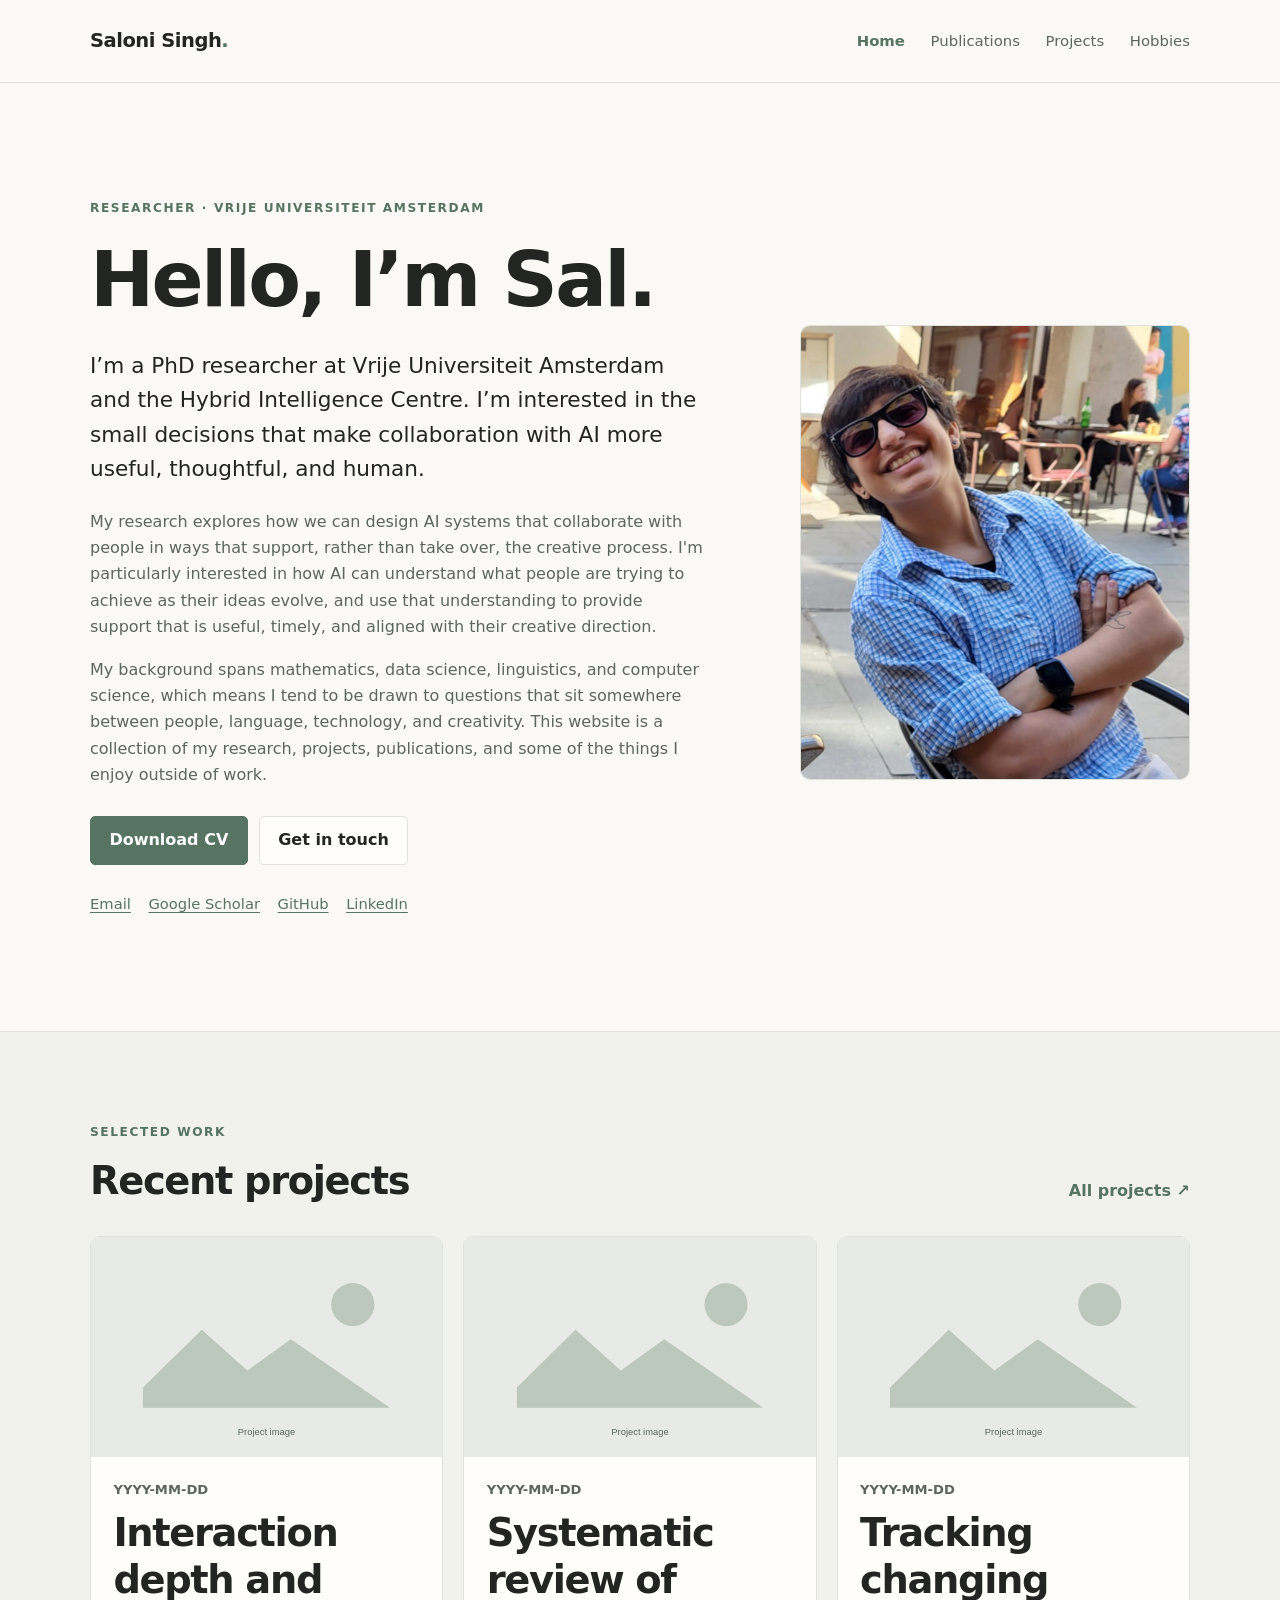
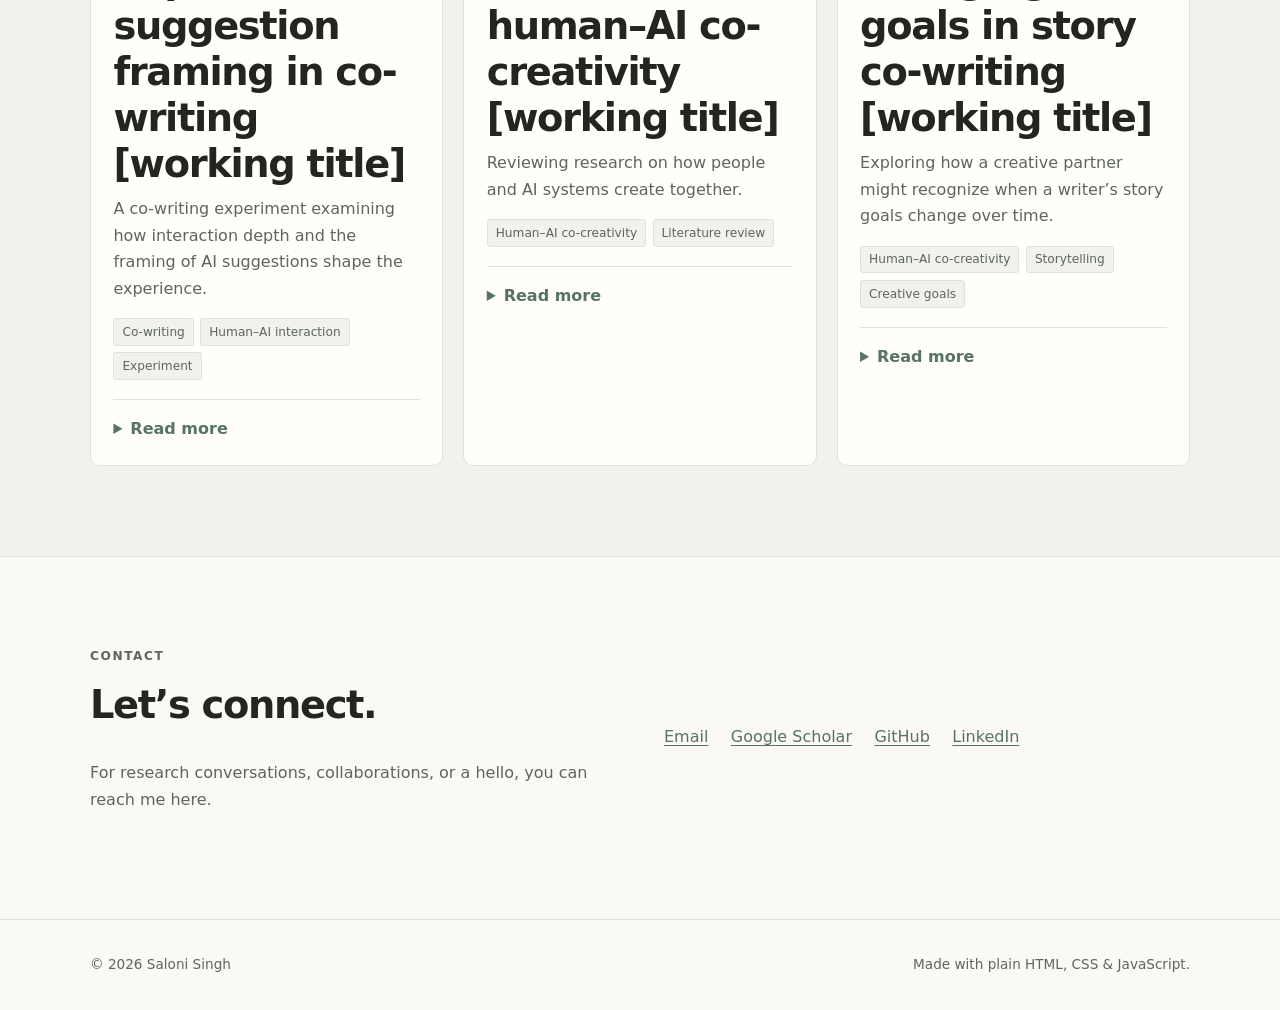
<file: index.html>
<!doctype html>
<html lang="en">
<head>
  <meta charset="utf-8">
  <meta name="viewport" content="width=device-width, initial-scale=1">
  <meta name="description" content="Saloni Singh — PhD researcher studying human–AI co-creativity.">
  <title>Saloni Singh · Home</title>
  <link rel="stylesheet" href="styles.css">
  <script defer src="site.js"></script>
</head>
<body data-page="home">
  <a class="skip-link" href="#main">Skip to content</a>
  <header class="site-header"><div class="container header-inner">
    <a class="brand" href="index.html">Saloni Singh<span class="brand-dot">.</span></a>
    <nav aria-label="Main navigation"><a aria-current="page" href="index.html">Home</a><a href="publications.html">Publications</a><a href="projects.html">Projects</a><a href="hobbies.html">Hobbies</a></nav>
  </div></header>
  <main id="main">
    <section class="container hero">
      <div class="hero-copy">
        <p class="eyebrow">Researcher · Vrije Universiteit Amsterdam</p>
        <h1>Hello, I’m Sal.</h1>
        <p class="lead">I’m a PhD researcher at Vrije Universiteit Amsterdam and the Hybrid Intelligence Centre. I’m interested in the small decisions that make collaboration with AI more useful, thoughtful, and human.</p>
        <p>My research explores how we can design AI systems that collaborate with people in ways that support, rather than take over, the creative process. I'm particularly interested in how AI can understand what people are trying to achieve as their ideas evolve, and use that understanding to provide support that is useful, timely, and aligned with their creative direction.</p>
          
        <p>My background spans mathematics, data science, linguistics, and computer science, which means I tend to be drawn to questions that sit somewhere between people, language, technology, and creativity. This website is a collection of my research, projects, publications, and some of the things I enjoy outside of work.</p>
        <div class="button-row"><a class="button primary" href="assets/Saloni-Singh-CV.pdf" data-placeholder-link="cv">Download CV</a><a class="button" href="#contact">Get in touch</a></div>
        <div class="text-links" id="hero-links"></div>
      </div>
      <div class="portrait-wrap"><img class="portrait" src="assets/1.jpg" alt="Saloni Singh’s profile photograph"><span class="portrait-caption"> </span></div>
    </section>
    <section class="section section-tinted"><div class="container">
      <div class="section-heading"><div><p class="eyebrow">Selected work</p><h2>Recent projects</h2></div><a class="subtle-link" href="projects.html">All projects <span aria-hidden="true">↗</span></a></div>
      <div id="recent-projects" class="card-grid" aria-live="polite"><p class="muted">Loading projects…</p></div>
    </div></section>
    <section class="section" id="contact"><div class="container contact-block"><div><p class="eyebrow">Contact</p><h2>Let’s connect.</h2><p>For research conversations, collaborations, or a hello, you can reach me here.</p></div><div id="contact-links" class="contact-links"></div></div></section>
  </main>
  <footer class="site-footer"><div class="container footer-inner"><span>© <span class="current-year"></span> Saloni Singh</span><span>Made with plain HTML, CSS & JavaScript.</span></div></footer>
</body>
</html>
</file>
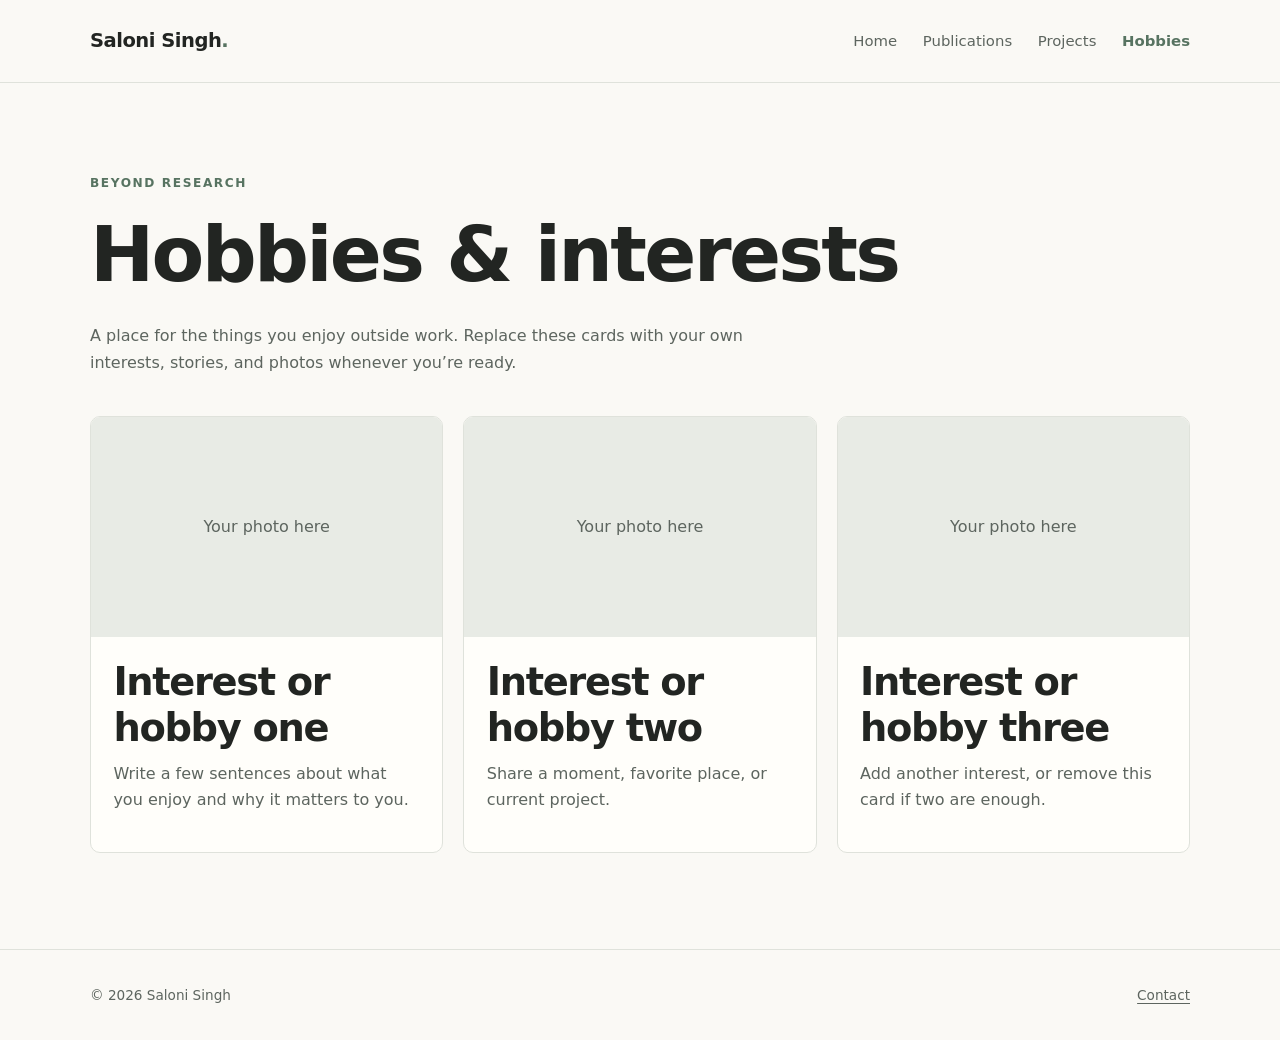
<file: hobbies.html>
<!doctype html>
<html lang="en"><head><meta charset="utf-8"><meta name="viewport" content="width=device-width, initial-scale=1"><meta name="description" content="A personal page for Saloni Singh."><title>Saloni Singh · Hobbies</title><link rel="stylesheet" href="styles.css"></head>
<body><a class="skip-link" href="#main">Skip to content</a><header class="site-header"><div class="container header-inner"><a class="brand" href="index.html">Saloni Singh<span class="brand-dot">.</span></a><nav aria-label="Main navigation"><a href="index.html">Home</a><a href="publications.html">Publications</a><a href="projects.html">Projects</a><a aria-current="page" href="hobbies.html">Hobbies</a></nav></div></header>
<main id="main" class="container page-content"><p class="eyebrow">Beyond research</p><h1>Hobbies & interests</h1><p class="page-intro">A place for the things you enjoy outside work. Replace these cards with your own interests, stories, and photos whenever you’re ready.</p><div class="card-grid"><article class="hobby-card"><div class="hobby-image">Your photo here</div><div class="card-body"><h2>Interest or hobby one</h2><p>Write a few sentences about what you enjoy and why it matters to you.</p></div></article><article class="hobby-card"><div class="hobby-image">Your photo here</div><div class="card-body"><h2>Interest or hobby two</h2><p>Share a moment, favorite place, or current project.</p></div></article><article class="hobby-card"><div class="hobby-image">Your photo here</div><div class="card-body"><h2>Interest or hobby three</h2><p>Add another interest, or remove this card if two are enough.</p></div></article></div></main>
<footer class="site-footer"><div class="container footer-inner"><span>© <span id="year"></span> Saloni Singh</span><a href="index.html#contact">Contact</a></div></footer><script>document.getElementById('year').textContent = new Date().getFullYear();</script></body></html>
</file>
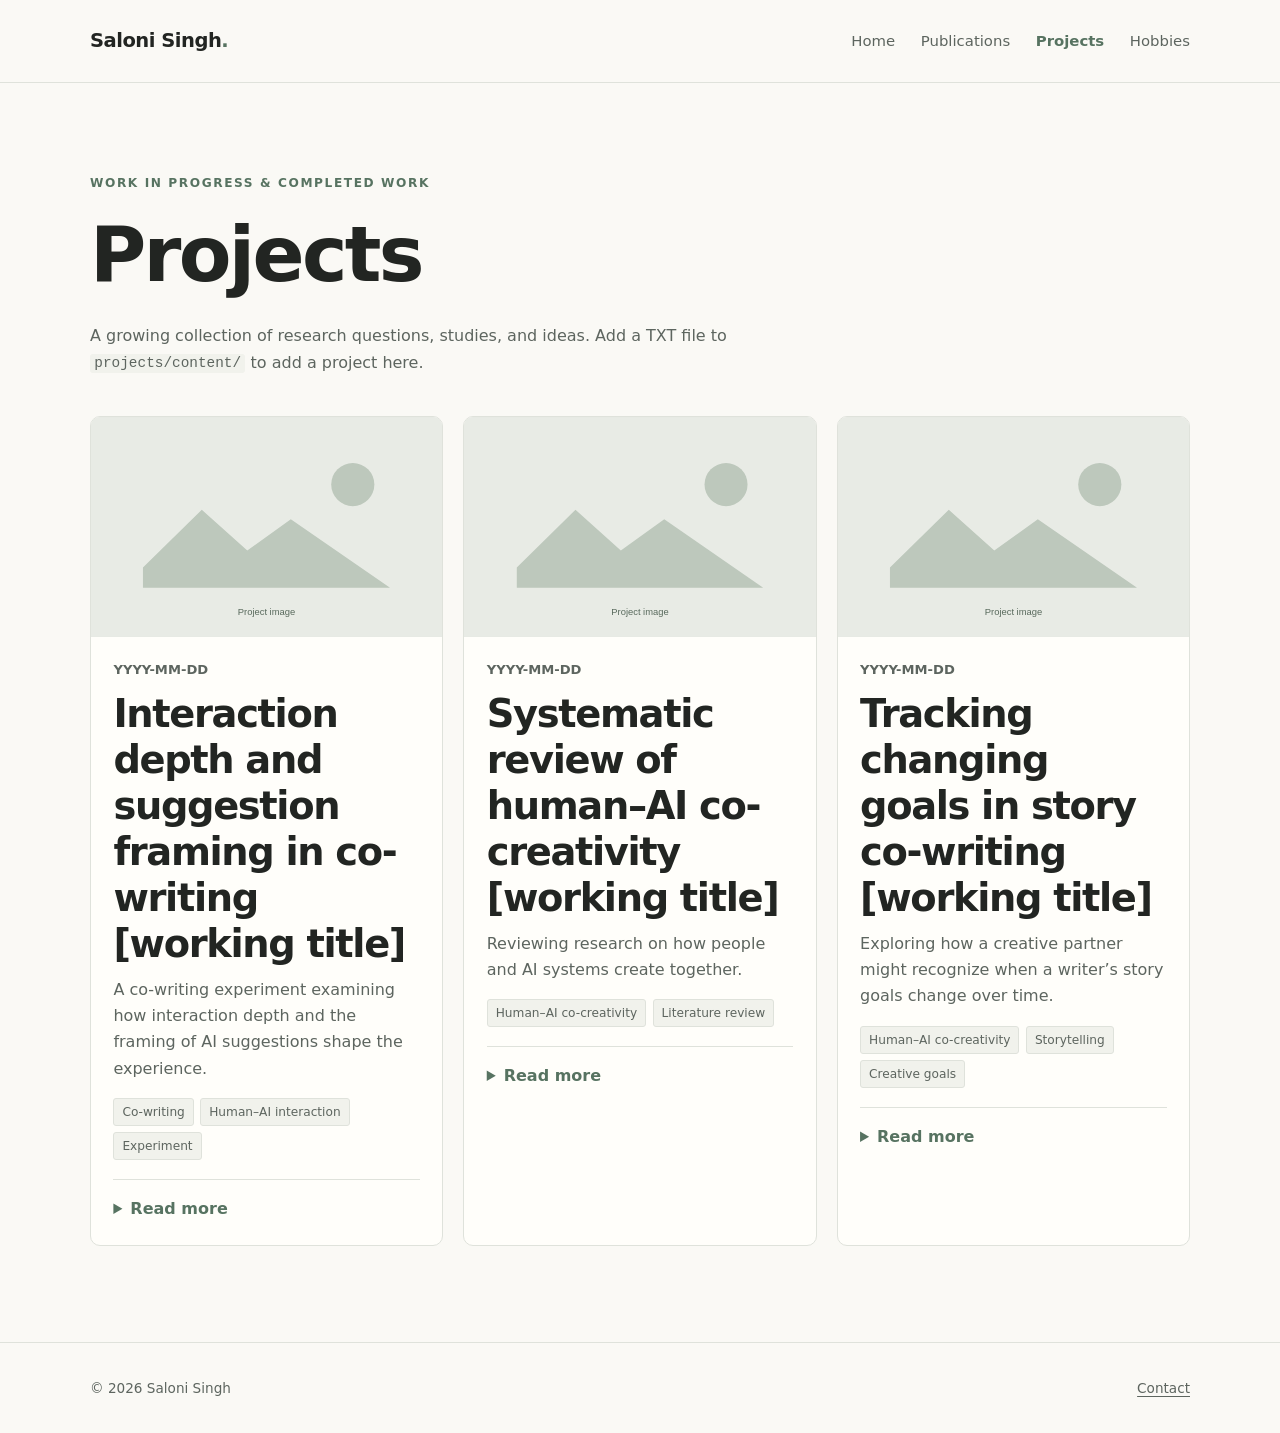
<file: projects.html>
<!doctype html>
<html lang="en"><head><meta charset="utf-8"><meta name="viewport" content="width=device-width, initial-scale=1"><meta name="description" content="Projects by Saloni Singh."><title>Saloni Singh · Projects</title><link rel="stylesheet" href="styles.css"><script defer src="site.js"></script></head>
<body data-page="projects"><a class="skip-link" href="#main">Skip to content</a><header class="site-header"><div class="container header-inner"><a class="brand" href="index.html">Saloni Singh<span class="brand-dot">.</span></a><nav aria-label="Main navigation"><a href="index.html">Home</a><a href="publications.html">Publications</a><a aria-current="page" href="projects.html">Projects</a><a href="hobbies.html">Hobbies</a></nav></div></header>
<main id="main" class="container page-content"><p class="eyebrow">Work in progress & completed work</p><h1>Projects</h1><p class="page-intro">A growing collection of research questions, studies, and ideas. Add a TXT file to <code>projects/content/</code> to add a project here.</p><div id="all-projects" class="card-grid" aria-live="polite"><p class="muted">Loading projects…</p></div></main>
<footer class="site-footer"><div class="container footer-inner"><span>© <span class="current-year"></span> Saloni Singh</span><a href="index.html#contact">Contact</a></div></footer></body></html>
</file>
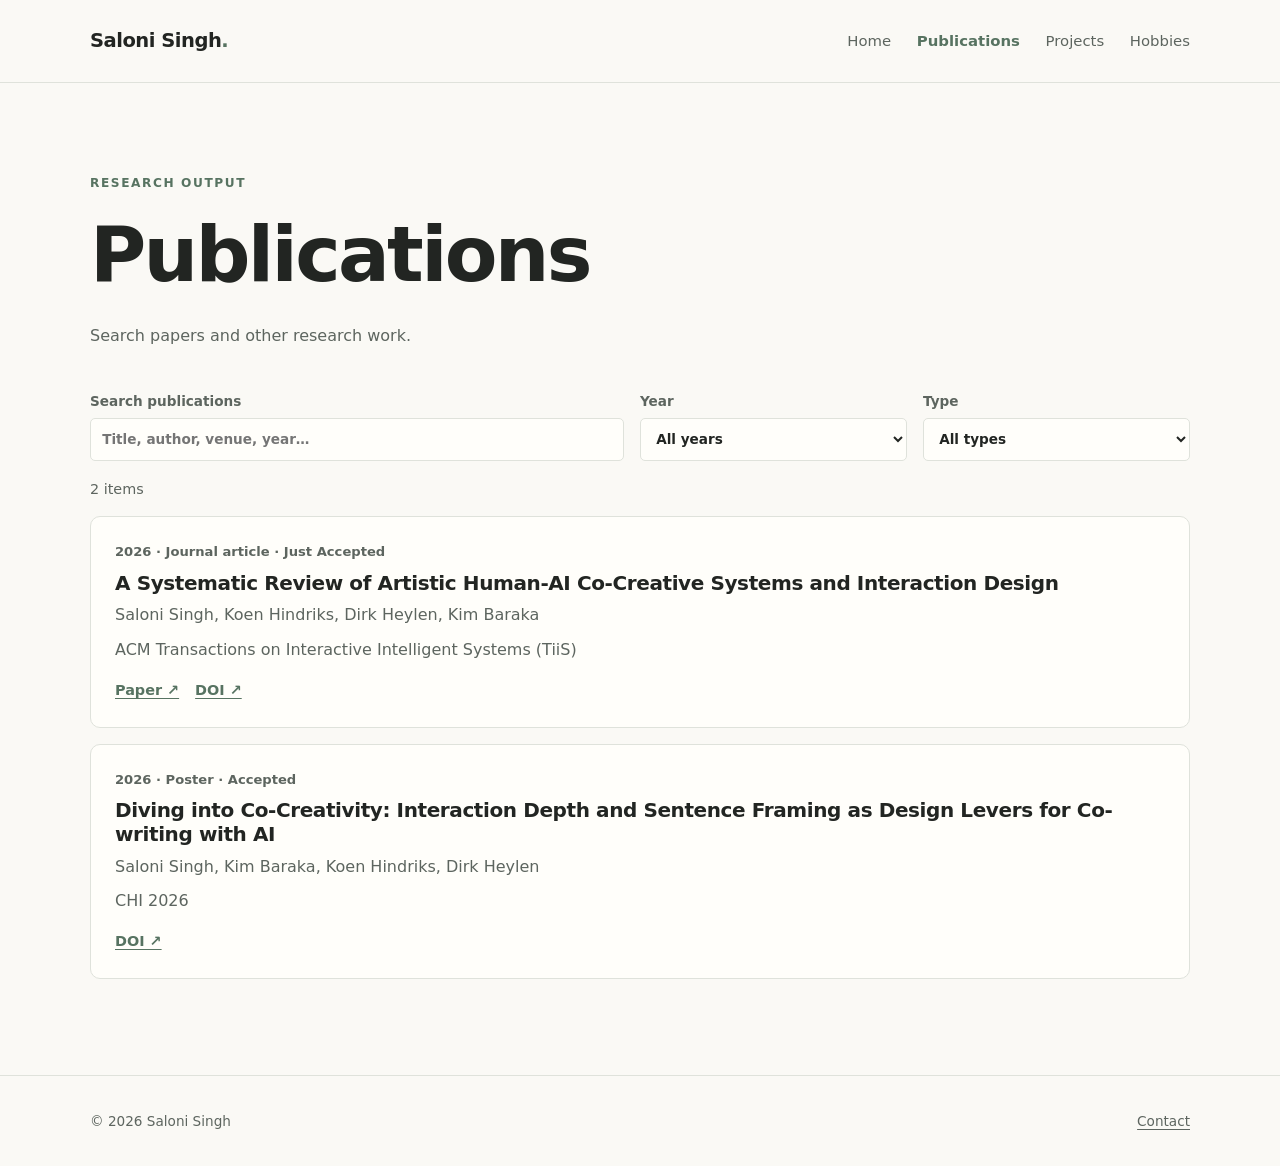
<file: publications.html>
<!doctype html>
<html lang="en"><head><meta charset="utf-8"><meta name="viewport" content="width=device-width, initial-scale=1"><meta name="description" content="Publications and research work by Saloni Singh."><title>Saloni Singh · Publications</title><link rel="stylesheet" href="styles.css"><script defer src="site.js"></script></head>
<body data-page="publications"><a class="skip-link" href="#main">Skip to content</a><header class="site-header"><div class="container header-inner"><a class="brand" href="index.html">Saloni Singh<span class="brand-dot">.</span></a><nav aria-label="Main navigation"><a href="index.html">Home</a><a aria-current="page" href="publications.html">Publications</a><a href="projects.html">Projects</a><a href="hobbies.html">Hobbies</a></nav></div></header>
<main id="main" class="container page-content"><p class="eyebrow">Research output</p><h1>Publications</h1><p class="page-intro">Search papers and other research work.</p><div class="filter-bar"><label for="publication-search">Search publications<input id="publication-search" type="search" placeholder="Title, author, venue, year…" autocomplete="off"></label><label for="year-filter">Year<select id="year-filter"><option value="">All years</option></select></label><label for="type-filter">Type<select id="type-filter"><option value="">All types</option></select></label></div><p id="publication-count" class="result-count" role="status"></p><div id="publication-list" class="publication-list"><p class="muted">Loading publications…</p></div></main>
<footer class="site-footer"><div class="container footer-inner"><span>© <span class="current-year"></span> Saloni Singh</span><a href="index.html#contact">Contact</a></div></footer></body></html>
</file>
<file: styles.css>
:root{--bg:#faf9f5;--surface:#fffefa;--soft:#f1f2ec;--text:#222522;--muted:#5d655f;--accent:#577361;--line:#dfe2db;--radius:10px;--width:1100px}*{box-sizing:border-box}html{scroll-behavior:smooth}body{margin:0;background:var(--bg);color:var(--text);font:16px/1.65 system-ui,-apple-system,BlinkMacSystemFont,"Segoe UI",sans-serif}a{color:var(--accent);text-underline-offset:3px}a:hover{color:#334d3b}img{max-width:100%;display:block}h1,h2,h3,p{margin-top:0}h1,h2,h3{line-height:1.2;letter-spacing:-.035em}h1{font-size:clamp(2.7rem,6vw,4.8rem);font-weight:650;margin-bottom:1.4rem}h2{font-size:clamp(1.8rem,3vw,2.5rem);font-weight:630}h3{font-size:1.3rem;font-weight:630}code{font-size:.9em;background:var(--soft);padding:.1em .3em;border-radius:3px}.container{width:min(calc(100% - 3rem),var(--width));margin-inline:auto}.skip-link{position:absolute;top:-100px;left:1rem;background:var(--text);color:white;padding:.5rem 1rem;z-index:10}.skip-link:focus{top:1rem}.site-header{border-bottom:1px solid var(--line);background:var(--bg)}.header-inner{display:flex;align-items:center;justify-content:space-between;gap:2rem;min-height:82px}.brand{font-size:1.22rem;font-weight:700;letter-spacing:-.025em;text-decoration:none;color:var(--text);white-space:nowrap}.brand-dot{color:var(--accent)}nav{display:flex;flex-wrap:wrap;gap:clamp(.7rem,2vw,2rem)}nav a{color:var(--muted);font-size:.93rem;text-decoration:none}nav a:hover,nav a[aria-current="page"]{color:var(--accent)}nav a[aria-current="page"]{font-weight:700}.hero{display:grid;grid-template-columns:minmax(0,1.2fr) minmax(260px,.8fr);align-items:center;gap:clamp(2rem,6vw,6rem);padding-block:clamp(4rem,9vw,8rem)}.hero-copy{max-width:650px}.lead{font-size:clamp(1.15rem,2vw,1.35rem);line-height:1.6;color:var(--text)}.hero-copy>p:not(.eyebrow):not(.lead),.page-intro,.contact-block p{color:var(--muted)}.eyebrow{text-transform:uppercase;letter-spacing:.13em;font-size:.76rem;font-weight:700;color:var(--accent);margin-bottom:1rem}.portrait-wrap{max-width:390px;justify-self:end}.portrait{aspect-ratio:6/7;width:100%;object-fit:cover;border:1px solid var(--line);border-radius:var(--radius)}.portrait-caption{display:block;margin-top:.55rem;color:var(--muted);font-size:.8rem}.button-row,.text-links{display:flex;gap:.7rem;flex-wrap:wrap;margin-top:1.7rem}.text-links{gap:1.1rem;font-size:.92rem}.button{display:inline-block;padding:.65rem 1.15rem;border:1px solid var(--line);border-radius:5px;text-decoration:none;color:var(--text);font-weight:600;background:var(--surface)}.button.primary{background:var(--accent);border-color:var(--accent);color:#fff}.button:hover{border-color:var(--accent)}.button.primary:hover{background:#405a49;color:#fff}.section{padding-block:clamp(4rem,7vw,6rem)}.section-tinted{background:var(--soft);border-block:1px solid var(--line)}.section-heading{display:flex;justify-content:space-between;align-items:end;gap:1rem;margin-bottom:2rem}.section-heading h2{margin-bottom:0}.subtle-link{text-decoration:none;white-space:nowrap;font-weight:600}.card-grid{display:grid;grid-template-columns:repeat(3,minmax(0,1fr));gap:1.25rem}.project-card,.hobby-card,.publication-card{background:var(--surface);border:1px solid var(--line);border-radius:var(--radius);overflow:hidden}.project-image,.hobby-image{width:100%;aspect-ratio:16/10;object-fit:cover;background:#e8ebe5}.hobby-image{display:grid;place-items:center;color:var(--muted)}.card-body{padding:1.4rem}.card-body h2,.card-body h3{margin-bottom:.6rem}.card-body p{color:var(--muted)}.card-meta{font-size:.82rem;color:var(--accent);font-weight:650;margin-bottom:.6rem}.tags{display:flex;flex-wrap:wrap;gap:.4rem;margin:1rem 0}.tag{background:var(--soft);border:1px solid var(--line);border-radius:3px;padding:.18rem .5rem;color:var(--muted);font-size:.76rem}.card-links{display:flex;flex-wrap:wrap;gap:1rem;font-size:.9rem;font-weight:600}.project-details{border-top:1px solid var(--line);margin-top:1.2rem;padding-top:1rem;color:var(--muted)}.project-details summary{cursor:pointer;color:var(--accent);font-weight:600}.project-details p{margin:.7rem 0 0}.contact-block{display:grid;grid-template-columns:1fr 1fr;gap:3rem}.contact-links{display:flex;flex-wrap:wrap;align-content:center;gap:.75rem 1.4rem}.page-content{min-height:65vh;padding-block:clamp(3.5rem,7vw,6rem) 6rem}.page-intro{max-width:700px;margin-bottom:2.5rem}.page-content .card-grid{margin-top:2rem}.filter-bar{display:grid;grid-template-columns:minmax(200px,2fr) minmax(130px,1fr) minmax(130px,1fr);gap:1rem;margin-bottom:1.1rem}.filter-bar label{display:grid;gap:.35rem;color:var(--muted);font-size:.85rem;font-weight:600}.filter-bar input,.filter-bar select{height:43px;width:100%;padding:.5rem .7rem;background:var(--surface);border:1px solid var(--line);border-radius:5px;color:var(--text);font:inherit}.filter-bar input:focus,.filter-bar select:focus{outline:2px solid var(--accent);outline-offset:1px}.result-count{color:var(--muted);font-size:.9rem}.publication-list{display:grid;gap:1rem}.publication-card{padding:1.5rem}.publication-card h2{font-size:1.25rem;margin-bottom:.45rem;letter-spacing:-.02em}.publication-card p{margin-bottom:.5rem;color:var(--muted)}.publication-card .card-links{margin-top:1rem}.muted{color:var(--muted)}.site-footer{border-top:1px solid var(--line);color:var(--muted);font-size:.85rem}.footer-inner{min-height:90px;display:flex;justify-content:space-between;align-items:center;gap:1rem}.footer-inner a{color:var(--muted)}@media(max-width:760px){.header-inner{align-items:flex-start;flex-direction:column;gap:.5rem;padding-block:1rem}nav{gap:.9rem 1.2rem}.hero{grid-template-columns:1fr;padding-block:3.5rem}.portrait-wrap{justify-self:start;width:min(100%,340px)}.card-grid{grid-template-columns:repeat(2,minmax(0,1fr))}.contact-block{grid-template-columns:1fr;gap:1rem}.filter-bar{grid-template-columns:1fr 1fr}.filter-bar label:first-child{grid-column:1/-1}}@media(max-width:520px){.container{width:min(calc(100% - 2rem),var(--width))}.card-grid{grid-template-columns:1fr}.filter-bar{grid-template-columns:1fr}.filter-bar label:first-child{grid-column:auto}.section-heading{align-items:start;flex-direction:column}.footer-inner{align-items:start;flex-direction:column;justify-content:center;padding-block:1rem}}
</file>
